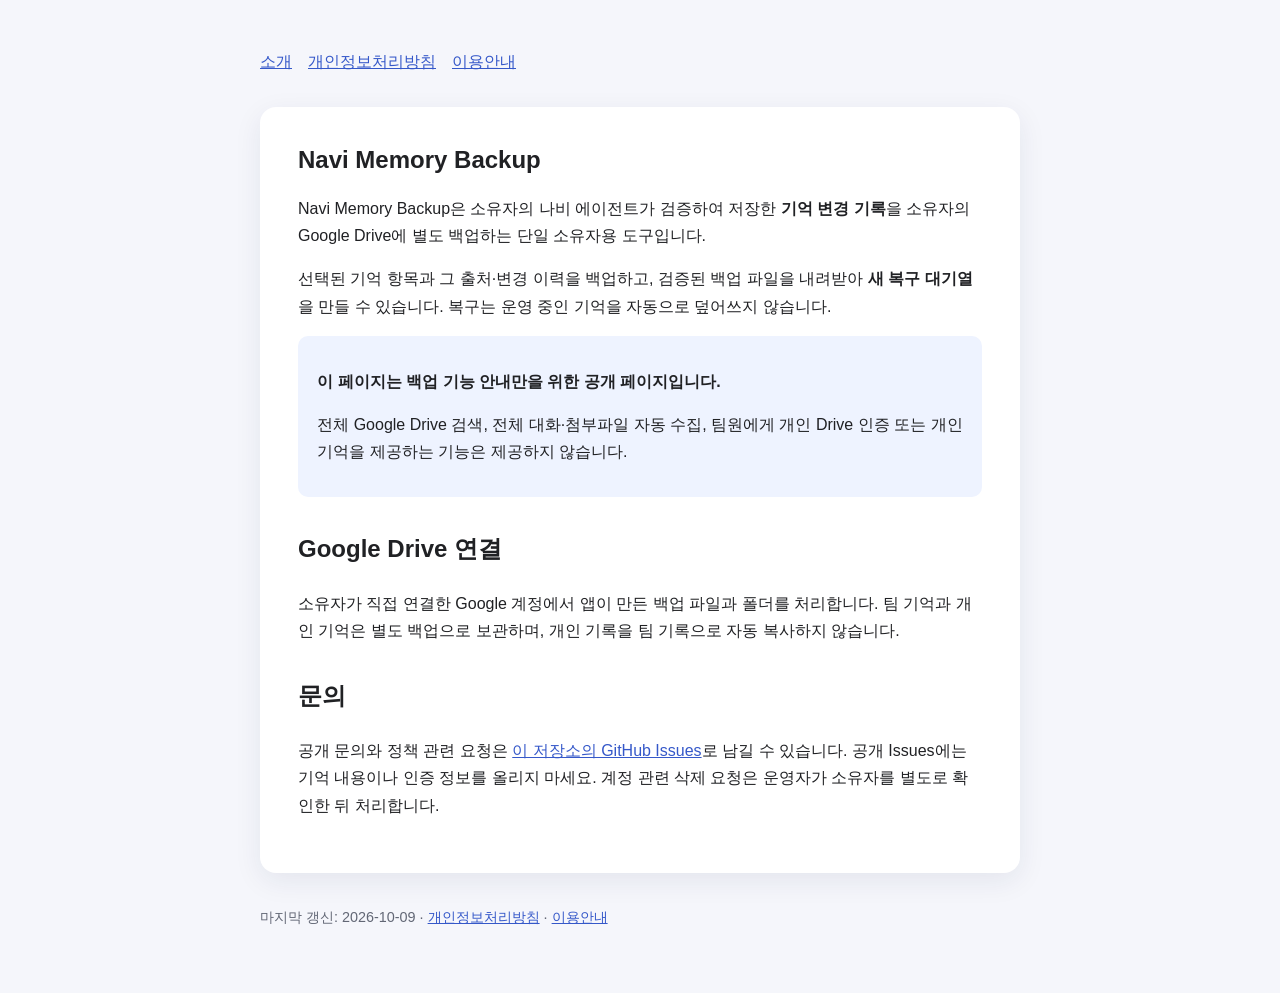
<file: index.html>
<!doctype html>
<html lang="ko">
  <head>
    <meta charset="utf-8">
    <meta name="viewport" content="width=device-width, initial-scale=1">
    <meta name="description" content="Navi Memory Backup의 Google Drive 백업 기능 안내">
    <title>Navi Memory Backup</title>
    <link rel="stylesheet" href="style.css">
  </head>
  <body>
    <main>
      <nav aria-label="문서"><a href="index.html">소개</a><a href="privacy.html">개인정보처리방침</a><a href="terms.html">이용안내</a></nav>
      <article>
        <h1>Navi Memory Backup</h1>
        <p>Navi Memory Backup은 소유자의 나비 에이전트가 검증하여 저장한 <strong>기억 변경 기록</strong>을 소유자의 Google Drive에 별도 백업하는 단일 소유자용 도구입니다.</p>
        <p>선택된 기억 항목과 그 출처·변경 이력을 백업하고, 검증된 백업 파일을 내려받아 <strong>새 복구 대기열</strong>을 만들 수 있습니다. 복구는 운영 중인 기억을 자동으로 덮어쓰지 않습니다.</p>
        <div class="note">
          <p><strong>이 페이지는 백업 기능 안내만을 위한 공개 페이지입니다.</strong></p>
          <p>전체 Google Drive 검색, 전체 대화·첨부파일 자동 수집, 팀원에게 개인 Drive 인증 또는 개인 기억을 제공하는 기능은 제공하지 않습니다.</p>
        </div>
        <h2>Google Drive 연결</h2>
        <p>소유자가 직접 연결한 Google 계정에서 앱이 만든 백업 파일과 폴더를 처리합니다. 팀 기억과 개인 기억은 별도 백업으로 보관하며, 개인 기록을 팀 기록으로 자동 복사하지 않습니다.</p>
        <h2>문의</h2>
        <p>공개 문의와 정책 관련 요청은 <a href="https://github.com/quasar7-085/navi-memory-info/issues">이 저장소의 GitHub Issues</a>로 남길 수 있습니다. 공개 Issues에는 기억 내용이나 인증 정보를 올리지 마세요. 계정 관련 삭제 요청은 운영자가 소유자를 별도로 확인한 뒤 처리합니다.</p>
      </article>
      <footer>마지막 갱신: 2026-10-09 · <a href="privacy.html">개인정보처리방침</a> · <a href="terms.html">이용안내</a></footer>
    </main>
  </body>
</html>
</file>
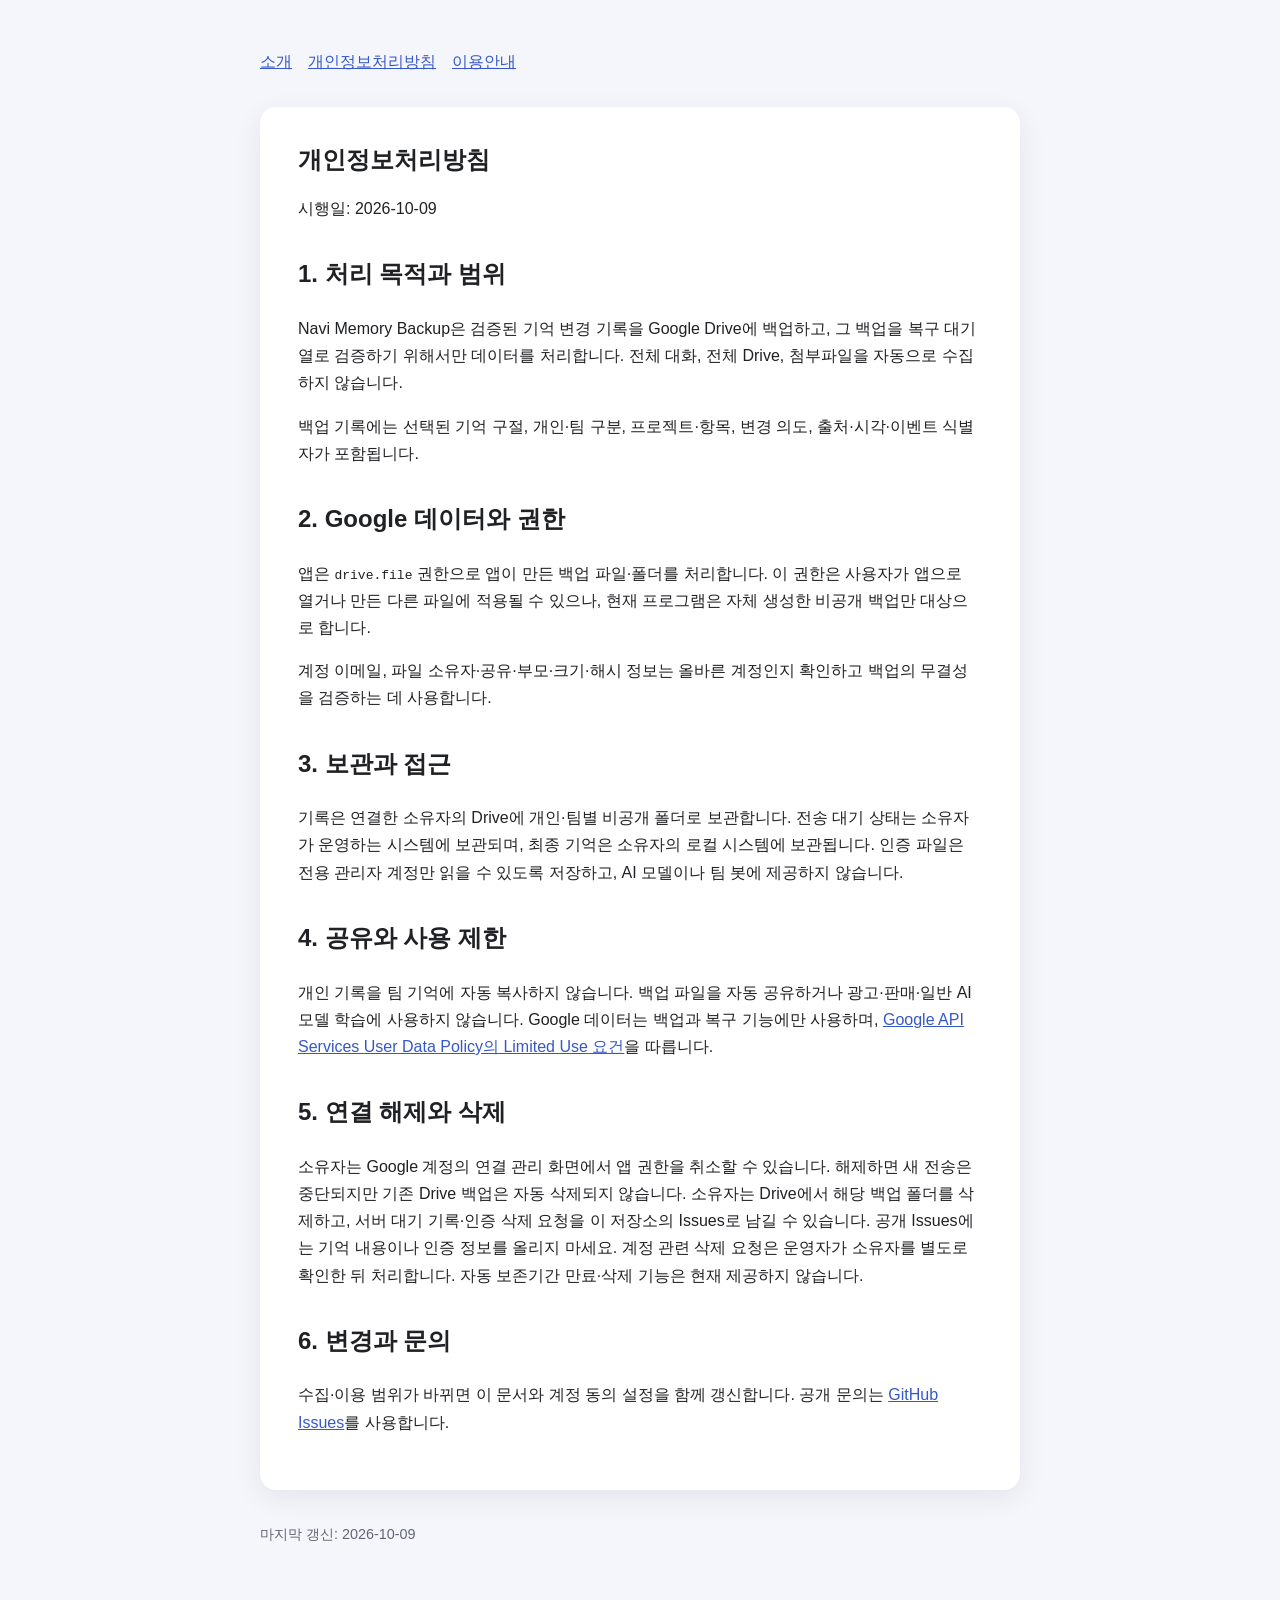
<file: privacy.html>
<!doctype html>
<html lang="ko">
  <head>
    <meta charset="utf-8">
    <meta name="viewport" content="width=device-width, initial-scale=1">
    <meta name="description" content="Navi Memory Backup 개인정보처리방침">
    <title>개인정보처리방침 · Navi Memory Backup</title>
    <link rel="stylesheet" href="style.css">
  </head>
  <body>
    <main>
      <nav aria-label="문서"><a href="index.html">소개</a><a href="privacy.html">개인정보처리방침</a><a href="terms.html">이용안내</a></nav>
      <article>
        <h1>개인정보처리방침</h1>
        <p>시행일: 2026-10-09</p>
        <h2>1. 처리 목적과 범위</h2>
        <p>Navi Memory Backup은 검증된 기억 변경 기록을 Google Drive에 백업하고, 그 백업을 복구 대기열로 검증하기 위해서만 데이터를 처리합니다. 전체 대화, 전체 Drive, 첨부파일을 자동으로 수집하지 않습니다.</p>
        <p>백업 기록에는 선택된 기억 구절, 개인·팀 구분, 프로젝트·항목, 변경 의도, 출처·시각·이벤트 식별자가 포함됩니다.</p>
        <h2>2. Google 데이터와 권한</h2>
        <p>앱은 <code>drive.file</code> 권한으로 앱이 만든 백업 파일·폴더를 처리합니다. 이 권한은 사용자가 앱으로 열거나 만든 다른 파일에 적용될 수 있으나, 현재 프로그램은 자체 생성한 비공개 백업만 대상으로 합니다.</p>
        <p>계정 이메일, 파일 소유자·공유·부모·크기·해시 정보는 올바른 계정인지 확인하고 백업의 무결성을 검증하는 데 사용합니다.</p>
        <h2>3. 보관과 접근</h2>
        <p>기록은 연결한 소유자의 Drive에 개인·팀별 비공개 폴더로 보관합니다. 전송 대기 상태는 소유자가 운영하는 시스템에 보관되며, 최종 기억은 소유자의 로컬 시스템에 보관됩니다. 인증 파일은 전용 관리자 계정만 읽을 수 있도록 저장하고, AI 모델이나 팀 봇에 제공하지 않습니다.</p>
        <h2>4. 공유와 사용 제한</h2>
        <p>개인 기록을 팀 기억에 자동 복사하지 않습니다. 백업 파일을 자동 공유하거나 광고·판매·일반 AI 모델 학습에 사용하지 않습니다. Google 데이터는 백업과 복구 기능에만 사용하며, <a href="https://developers.google.com/terms/api-services-user-data-policy#additional_requirements_for_specific_api_scopes">Google API Services User Data Policy의 Limited Use 요건</a>을 따릅니다.</p>
        <h2>5. 연결 해제와 삭제</h2>
        <p>소유자는 Google 계정의 연결 관리 화면에서 앱 권한을 취소할 수 있습니다. 해제하면 새 전송은 중단되지만 기존 Drive 백업은 자동 삭제되지 않습니다. 소유자는 Drive에서 해당 백업 폴더를 삭제하고, 서버 대기 기록·인증 삭제 요청을 이 저장소의 Issues로 남길 수 있습니다. 공개 Issues에는 기억 내용이나 인증 정보를 올리지 마세요. 계정 관련 삭제 요청은 운영자가 소유자를 별도로 확인한 뒤 처리합니다. 자동 보존기간 만료·삭제 기능은 현재 제공하지 않습니다.</p>
        <h2>6. 변경과 문의</h2>
        <p>수집·이용 범위가 바뀌면 이 문서와 계정 동의 설정을 함께 갱신합니다. 공개 문의는 <a href="https://github.com/quasar7-085/navi-memory-info/issues">GitHub Issues</a>를 사용합니다.</p>
      </article>
      <footer>마지막 갱신: 2026-10-09</footer>
    </main>
  </body>
</html>
</file>
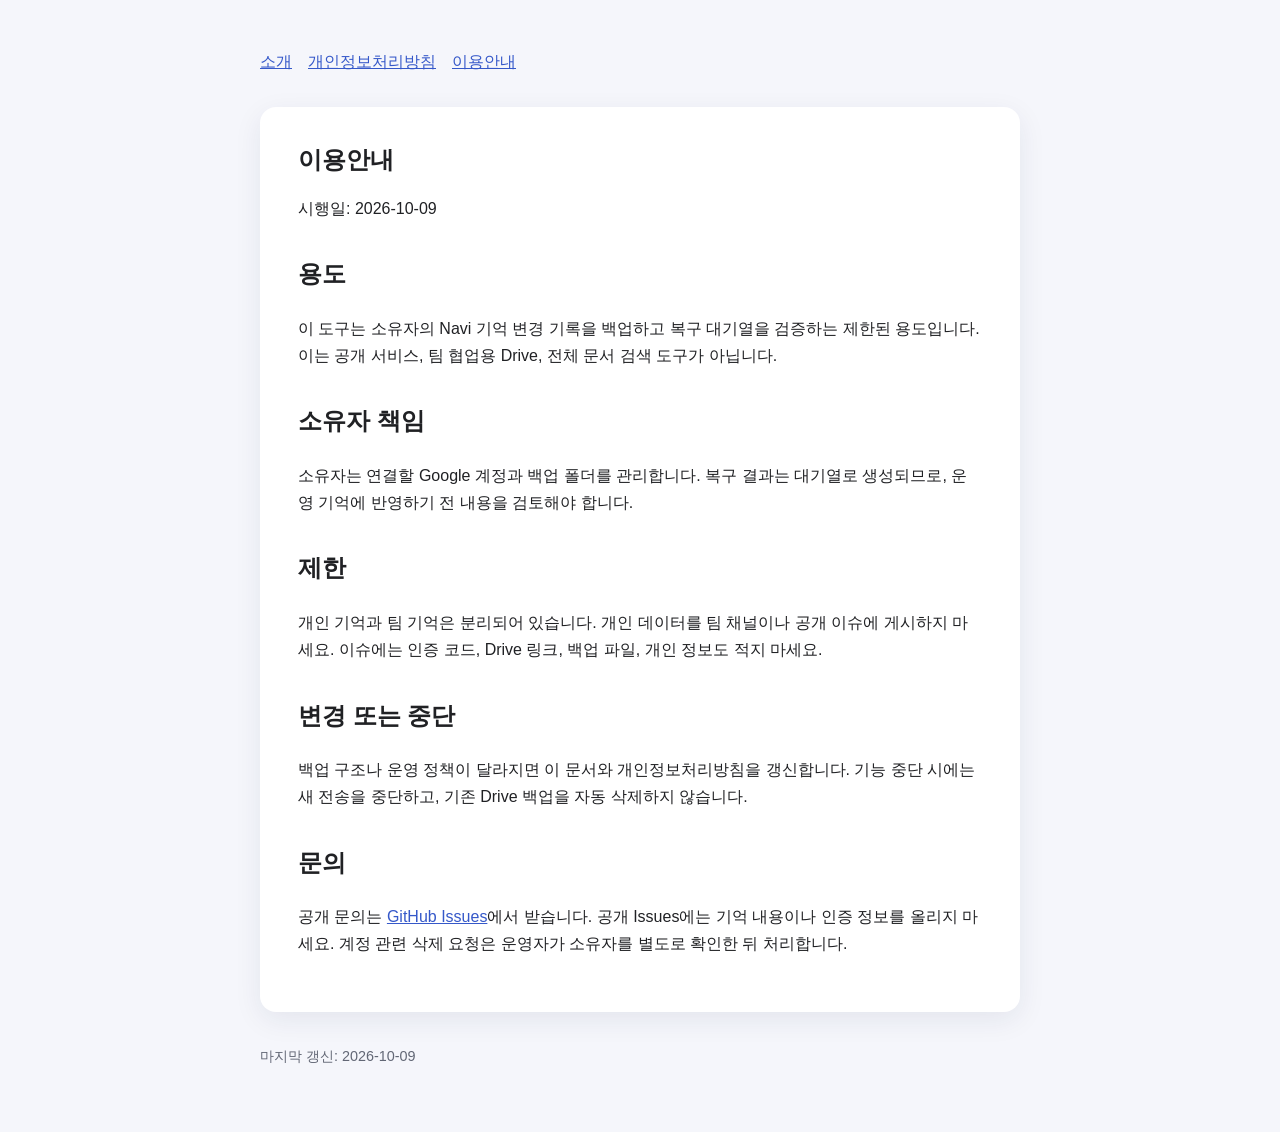
<file: terms.html>
<!doctype html>
<html lang="ko">
  <head>
    <meta charset="utf-8">
    <meta name="viewport" content="width=device-width, initial-scale=1">
    <meta name="description" content="Navi Memory Backup 이용안내">
    <title>이용안내 · Navi Memory Backup</title>
    <link rel="stylesheet" href="style.css">
  </head>
  <body>
    <main>
      <nav aria-label="문서"><a href="index.html">소개</a><a href="privacy.html">개인정보처리방침</a><a href="terms.html">이용안내</a></nav>
      <article>
        <h1>이용안내</h1>
        <p>시행일: 2026-10-09</p>
        <h2>용도</h2>
        <p>이 도구는 소유자의 Navi 기억 변경 기록을 백업하고 복구 대기열을 검증하는 제한된 용도입니다. 이는 공개 서비스, 팀 협업용 Drive, 전체 문서 검색 도구가 아닙니다.</p>
        <h2>소유자 책임</h2>
        <p>소유자는 연결할 Google 계정과 백업 폴더를 관리합니다. 복구 결과는 대기열로 생성되므로, 운영 기억에 반영하기 전 내용을 검토해야 합니다.</p>
        <h2>제한</h2>
        <p>개인 기억과 팀 기억은 분리되어 있습니다. 개인 데이터를 팀 채널이나 공개 이슈에 게시하지 마세요. 이슈에는 인증 코드, Drive 링크, 백업 파일, 개인 정보도 적지 마세요.</p>
        <h2>변경 또는 중단</h2>
        <p>백업 구조나 운영 정책이 달라지면 이 문서와 개인정보처리방침을 갱신합니다. 기능 중단 시에는 새 전송을 중단하고, 기존 Drive 백업을 자동 삭제하지 않습니다.</p>
        <h2>문의</h2>
        <p>공개 문의는 <a href="https://github.com/quasar7-085/navi-memory-info/issues">GitHub Issues</a>에서 받습니다. 공개 Issues에는 기억 내용이나 인증 정보를 올리지 마세요. 계정 관련 삭제 요청은 운영자가 소유자를 별도로 확인한 뒤 처리합니다.</p>
      </article>
      <footer>마지막 갱신: 2026-10-09</footer>
    </main>
  </body>
</html>
</file>
<file: style.css>
:root { color-scheme: light dark; font-family: -apple-system, BlinkMacSystemFont, "Segoe UI", sans-serif; line-height: 1.7; }
body { margin: 0; background: #f5f6fb; color: #202124; }
main { max-width: 760px; margin: 0 auto; padding: 48px 24px 64px; }
article { background: #fff; border-radius: 16px; padding: 38px; box-shadow: 0 8px 28px rgb(30 40 80 / 8%); }
h1 { line-height: 1.25; margin-top: 0; }
h2 { margin-top: 2rem; }
a { color: #3558c9; }
nav { display: flex; gap: 1rem; flex-wrap: wrap; margin-bottom: 2rem; }
.note { padding: 1rem 1.2rem; background: #eef3ff; border-radius: 10px; }
footer { color: #626775; font-size: .9rem; margin-top: 2rem; }
@media (prefers-color-scheme: dark) { body { background: #15171d; color: #ebedf3; } article { background: #20232c; box-shadow: none; } a { color: #a9c2ff; } .note { background: #273454; } footer { color: #b3b8c6; } }
</file>
